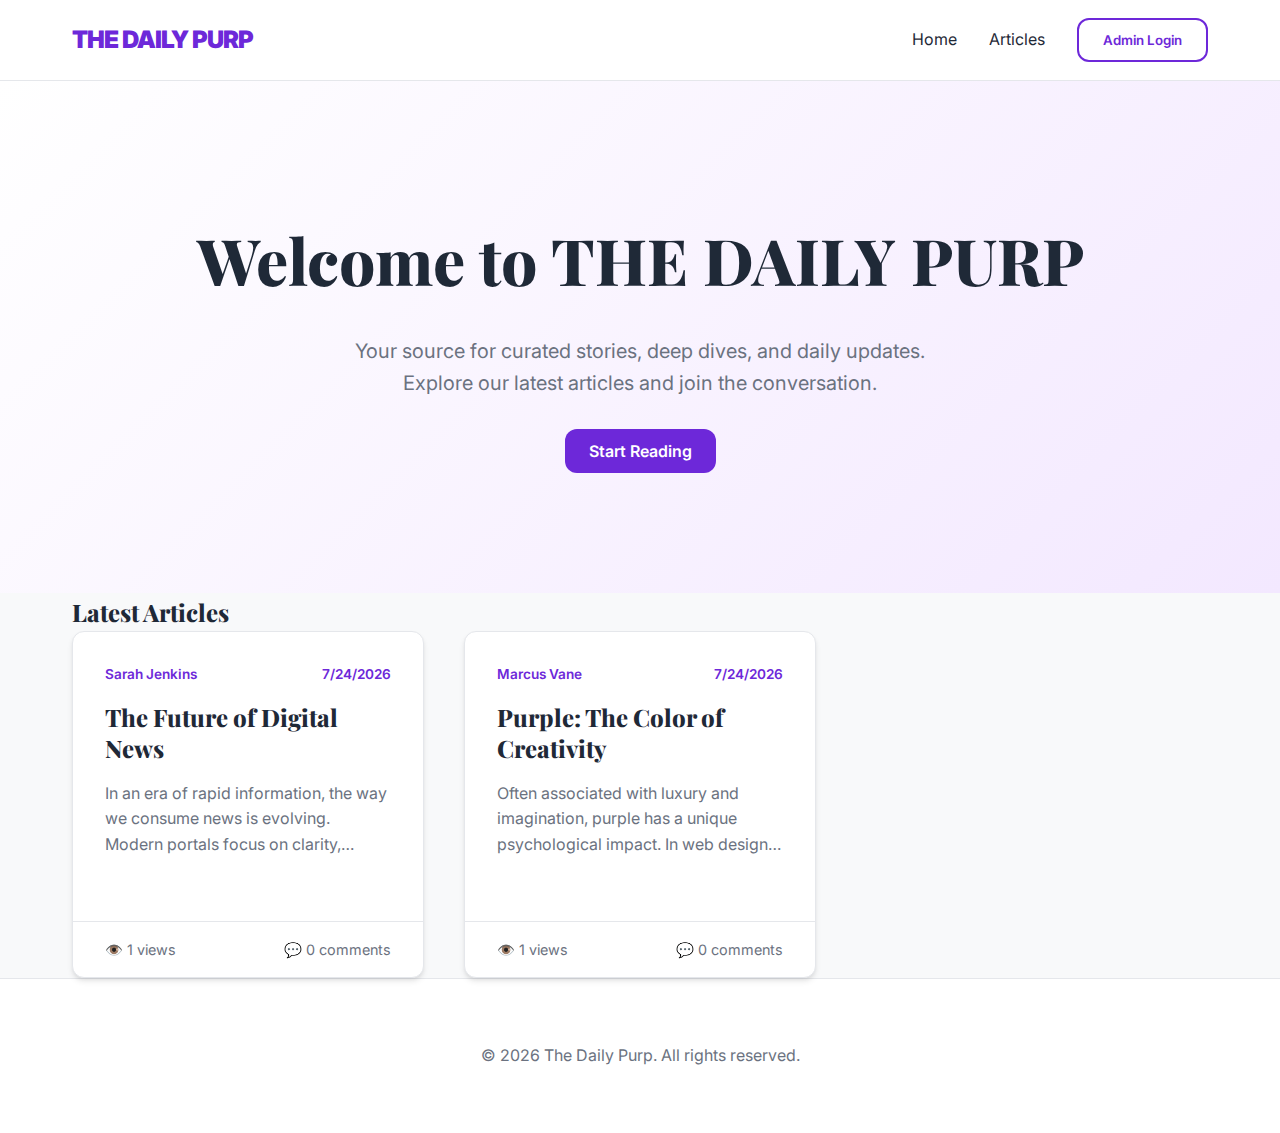
<file: blg.html>
<!DOCTYPE html>
<html lang="en">

<head>
    
    <!-- Google tag (gtag.js) -->
<script async src="https://www.googletagmanager.com/gtag/js?id=G-K0ZT2W9NRL"></script>
<script>
  window.dataLayer = window.dataLayer || [];
  function gtag(){dataLayer.push(arguments);}
  gtag('js', new Date());

  gtag('config', 'G-K0ZT2W9NRL');
</script>
    
    <meta charset="UTF-8">
    <meta name="viewport" content="width=device-width, initial-scale=1.0">
    <title>The Daily Purp | Modern News Portal</title>
    <meta name="description"
        content="A premium news portal featuring the latest articles on culture, technology, and more.">
    <link rel="stylesheet" href="blg.css">
</head>

<body>

    <!-- Header Section -->
    <header>
        <div class="container">
            <nav>
                <a href="#" class="logo">THE DAILY PURP</a>
                <div class="nav-links">
                    <a href="#home">Home</a>
                    <a href="#articles">Articles</a>
                    <button id="adminLoginBtn" class="btn-outline">Admin Login</button>
                </div>
            </nav>
        </div>
    </header>

    <!-- Hero Section -->
    <section id="home" class="hero">
        <div class="container">
            <div class="hero-content">
                <h1>Welcome to THE DAILY PURP</h1>
                <p>Your source for curated stories, deep dives, and daily updates. Explore our latest articles and join
                    the conversation.</p>
                <a href="#articles" class="btn-primary">Start Reading</a>
            </div>
        </div>
    </section>

    <!-- Main Articles Section -->
    <section id="articles">
        <div class="container">
            <h2 class="section-title">Latest Articles</h2>
            <div id="articlesGrid" class="articles-grid">
                <!-- Articles will be injected here by JS -->
                <div class="loader">Loading articles...</div>
            </div>
        </div>
    </section>

    <!-- Article Detail Modal / Section -->
    <div id="articleModal" class="modal">
        <div class="modal-content">
            <span class="close-modal">&times;</span>
            <div id="modalBody">
                <!-- Full article content injected here -->
            </div>

            <!-- Interactions Section -->
            <div class="article-interactions">
                <button id="likeBtn" class="interaction-btn">
                    <span class="icon">🤍</span> <span id="likeCount">0</span>
                </button>
                <div class="view-count">
                    <span>👁️</span> <span id="viewCount">0</span> views
                </div>
            </div>

            <!-- Comments Section -->
            <div class="comments-section">
                <h3>Comments</h3>
                <div id="commentsList"></div>
                <form id="commentForm">
                    <input type="text" id="commentAuthor" placeholder="Your Name" required>
                    <textarea id="commentText" placeholder="Leave a comment..." required></textarea>
                    <button type="submit" class="btn-primary">Post Comment</button>
                </form>
            </div>
        </div>
    </div>

    <!-- Admin Section (Hidden by default) -->
    <div id="adminPanel" class="admin-panel hidden">
        <div class="container">
            <div class="admin-header">
                <h2>Admin Dashboard</h2>
                <button id="logoutBtn" class="btn-outline">Logout</button>
            </div>

            <form id="articleForm">
                <input type="hidden" id="editArticleId">
                <div class="form-group">
                    <label>Title</label>
                    <input type="text" id="articleTitle" required>
                </div>
                <div class="form-group">
                    <label>Author</label>
                    <input type="text" id="articleAuthor" required>
                </div>
                <div class="form-group">
                    <label>Content</label>
                    <textarea id="articleContent" rows="10" required></textarea>
                </div>
                <button type="submit" id="saveBtn" class="btn-primary">Publish Article</button>
                <button type="button" id="cancelEdit" class="btn-outline hidden">Cancel Edit</button>
            </form>
        </div>
    </div>

    <!-- Admin Login Modal -->
    <div id="loginModal" class="modal">
        <div class="modal-content login-box">
            <span class="close-modal" id="closeLogin">&times;</span>
            <h3>Admin Login</h3>
            <p>Access the dashboard to manage content.</p>
            <form id="loginForm">
                <input type="password" id="adminPassword" placeholder="Enter Admin Password" required>
                <button type="submit" class="btn-primary">Login</button>
            </form>
        </div>
    </div>

    <footer>
        <div class="container">
            <p>&copy; 2026 The Daily Purp. All rights reserved.</p>
        </div>
    </footer>

    <script src="blg.js"></script>
</body>


</html>
</file>
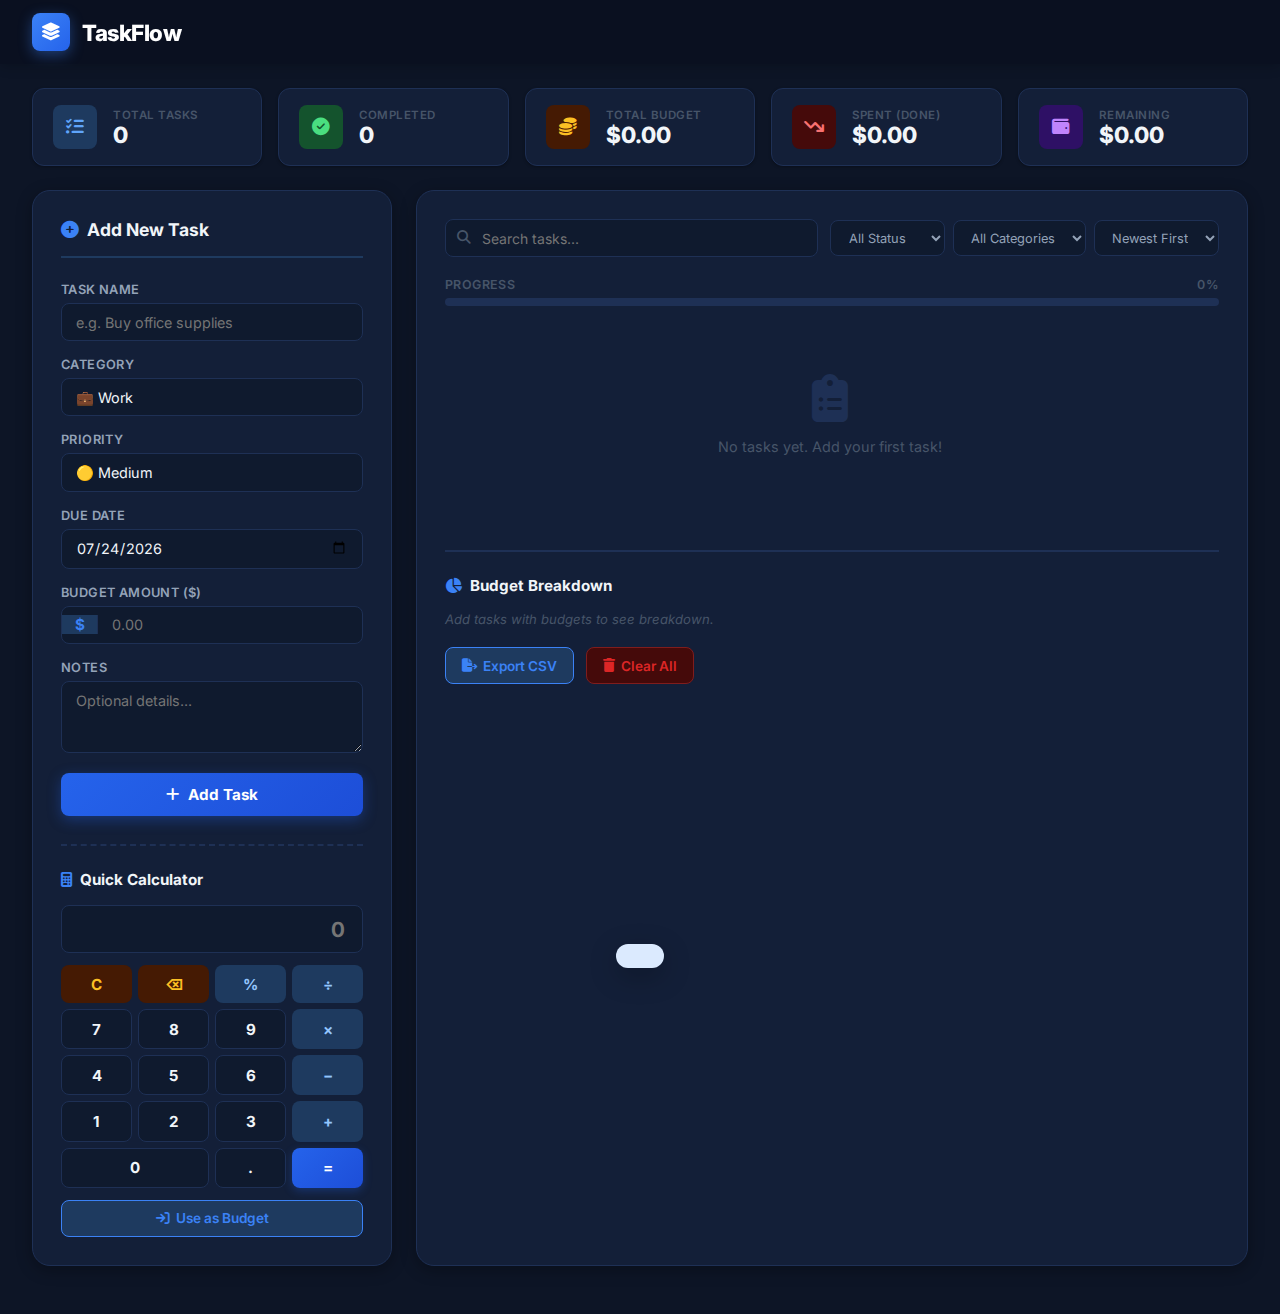
<file: ts.html>
<!DOCTYPE html>
<html lang="en" data-theme="dark">
<head>
  <meta charset="UTF-8" />
  <meta name="viewport" content="width=device-width, initial-scale=1.0" />
  <title>TaskFlow — Smart Task & Budget Manager</title>
  <meta name="description" content="Manage your tasks and track finances in one place with TaskFlow, the premium task and budget manager." />
  <link rel="stylesheet" href="ts.css" />
  <link href="https://fonts.googleapis.com/css2?family=Inter:wght@300;400;500;600;700;800&display=swap" rel="stylesheet" />
  <link rel="stylesheet" href="https://cdnjs.cloudflare.com/ajax/libs/font-awesome/6.5.0/css/all.min.css" />
</head>
<body>

  <!-- HEADER -->
  <header class="header">
    <div class="header-inner">
      <div class="brand">
        <div class="brand-icon"><i class="fa-solid fa-layer-group"></i></div>
        <span class="brand-name">TaskFlow</span>
      </div>
      <nav class="nav-actions" style="display:none">
        <button id="darkToggle" class="btn-icon" title="Toggle dark mode" aria-label="Toggle dark mode">
          <i class="fa-solid fa-moon" id="darkIcon"></i>
        </button>
      </nav>
    </div>
  </header>

  <!-- HERO STATS -->
  <section class="stats-bar">
    <div class="stat-card" id="statTotal">
      <div class="stat-icon blue"><i class="fa-solid fa-list-check"></i></div>
      <div class="stat-info">
        <span class="stat-label">Total Tasks</span>
        <span class="stat-value" id="totalTasks">0</span>
      </div>
    </div>
    <div class="stat-card" id="statDone">
      <div class="stat-icon green"><i class="fa-solid fa-circle-check"></i></div>
      <div class="stat-info">
        <span class="stat-label">Completed</span>
        <span class="stat-value" id="completedTasks">0</span>
      </div>
    </div>
    <div class="stat-card" id="statBudget">
      <div class="stat-icon yellow"><i class="fa-solid fa-coins"></i></div>
      <div class="stat-info">
        <span class="stat-label">Total Budget</span>
        <span class="stat-value" id="totalBudget">$0.00</span>
      </div>
    </div>
    <div class="stat-card" id="statSpent">
      <div class="stat-icon red"><i class="fa-solid fa-arrow-trend-down"></i></div>
      <div class="stat-info">
        <span class="stat-label">Spent (Done)</span>
        <span class="stat-value" id="spentBudget">$0.00</span>
      </div>
    </div>
    <div class="stat-card" id="statBalance">
      <div class="stat-icon purple"><i class="fa-solid fa-wallet"></i></div>
      <div class="stat-info">
        <span class="stat-label">Remaining</span>
        <span class="stat-value" id="remainBudget">$0.00</span>
      </div>
    </div>
  </section>

  <!-- MAIN -->
  <main class="main-container">

    <!-- LEFT: ADD TASK PANEL -->
    <aside class="panel add-panel">
      <h2 class="panel-title"><i class="fa-solid fa-plus-circle"></i> Add New Task</h2>

      <div class="form-group">
        <label for="taskName">Task Name</label>
        <input type="text" id="taskName" placeholder="e.g. Buy office supplies" />
      </div>

      <div class="form-group">
        <label for="taskCategory">Category</label>
        <select id="taskCategory">
          <option value="Work">💼 Work</option>
          <option value="Personal">🏠 Personal</option>
          <option value="Shopping">🛍️ Shopping</option>
          <option value="Finance">💰 Finance</option>
          <option value="Health">❤️ Health</option>
          <option value="Other">📌 Other</option>
        </select>
      </div>

      <div class="form-group">
        <label for="taskPriority">Priority</label>
        <select id="taskPriority">
          <option value="Low">🟢 Low</option>
          <option value="Medium" selected>🟡 Medium</option>
          <option value="High">🔴 High</option>
        </select>
      </div>

      <div class="form-group">
        <label for="taskDue">Due Date</label>
        <input type="date" id="taskDue" />
      </div>

      <div class="form-group">
        <label for="taskBudget">Budget Amount ($)</label>
        <div class="input-prefix">
          <span>$</span>
          <input type="number" id="taskBudget" placeholder="0.00" min="0" step="0.01" />
        </div>
      </div>

      <div class="form-group">
        <label for="taskNotes">Notes</label>
        <textarea id="taskNotes" placeholder="Optional details..." rows="3"></textarea>
      </div>

      <button id="addTaskBtn" class="btn-primary"><i class="fa-solid fa-plus"></i> Add Task</button>

      <!-- CALCULATOR -->
      <div class="calculator-block">
        <h3 class="calc-title"><i class="fa-solid fa-calculator"></i> Quick Calculator</h3>
        <div class="calc-display">
          <input type="text" id="calcDisplay" readonly placeholder="0" />
        </div>
        <div class="calc-grid">
          <button class="calc-btn func" data-val="C">C</button>
          <button class="calc-btn func" data-val="⌫">⌫</button>
          <button class="calc-btn op" data-val="%">%</button>
          <button class="calc-btn op" data-val="/">÷</button>

          <button class="calc-btn num" data-val="7">7</button>
          <button class="calc-btn num" data-val="8">8</button>
          <button class="calc-btn num" data-val="9">9</button>
          <button class="calc-btn op" data-val="*">×</button>

          <button class="calc-btn num" data-val="4">4</button>
          <button class="calc-btn num" data-val="5">5</button>
          <button class="calc-btn num" data-val="6">6</button>
          <button class="calc-btn op" data-val="-">−</button>

          <button class="calc-btn num" data-val="1">1</button>
          <button class="calc-btn num" data-val="2">2</button>
          <button class="calc-btn num" data-val="3">3</button>
          <button class="calc-btn op" data-val="+">+</button>

          <button class="calc-btn num span2" data-val="0">0</button>
          <button class="calc-btn num" data-val=".">.</button>
          <button class="calc-btn eq" data-val="=">=</button>
        </div>
        <button class="btn-secondary use-calc" id="useCalcBtn"><i class="fa-solid fa-arrow-right-to-bracket"></i> Use as Budget</button>
      </div>
    </aside>

    <!-- RIGHT: TASKS LIST PANEL -->
    <section class="panel tasks-panel">
      <!-- Filter & Search -->
      <div class="tasks-toolbar">
        <div class="search-wrap">
          <i class="fa-solid fa-magnifying-glass"></i>
          <input type="text" id="searchInput" placeholder="Search tasks..." />
        </div>
        <div class="filter-wrap">
          <select id="filterStatus">
            <option value="all">All Status</option>
            <option value="pending">Pending</option>
            <option value="done">Completed</option>
          </select>
          <select id="filterCategory">
            <option value="all">All Categories</option>
            <option value="Work">Work</option>
            <option value="Personal">Personal</option>
            <option value="Shopping">Shopping</option>
            <option value="Finance">Finance</option>
            <option value="Health">Health</option>
            <option value="Other">Other</option>
          </select>
          <select id="sortTasks">
            <option value="newest">Newest First</option>
            <option value="oldest">Oldest First</option>
            <option value="priority">Priority</option>
            <option value="budget">Budget ↑</option>
          </select>
        </div>
      </div>

      <!-- Progress Bar -->
      <div class="progress-wrap">
        <div class="progress-labels">
          <span>Progress</span>
          <span id="progressPct">0%</span>
        </div>
        <div class="progress-bar-bg">
          <div class="progress-bar-fill" id="progressBar"></div>
        </div>
      </div>

      <!-- Task List -->
      <div id="taskList" class="task-list">
        <div class="empty-state" id="emptyState">
          <i class="fa-solid fa-clipboard-list"></i>
          <p>No tasks yet. Add your first task!</p>
        </div>
      </div>

      <!-- Budget Summary -->
      <div class="budget-summary-panel">
        <h3><i class="fa-solid fa-chart-pie"></i> Budget Breakdown</h3>
        <div class="budget-bars" id="budgetBreakdown">
          <p class="budget-hint">Add tasks with budgets to see breakdown.</p>
        </div>
        <div class="budget-actions">
          <button class="btn-secondary" id="exportBtn"><i class="fa-solid fa-file-export"></i> Export CSV</button>
          <button class="btn-danger" id="clearAllBtn"><i class="fa-solid fa-trash"></i> Clear All</button>
        </div>
      </div>
    </section>

  </main>

  <!-- EDIT MODAL -->
  <div class="modal-overlay" id="modalOverlay">
    <div class="modal">
      <div class="modal-header">
        <h3><i class="fa-solid fa-pen-to-square"></i> Edit Task</h3>
        <button class="btn-icon" id="closeModal"><i class="fa-solid fa-xmark"></i></button>
      </div>
      <div class="modal-body">
        <input type="hidden" id="editId" />
        <div class="form-group">
          <label for="editName">Task Name</label>
          <input type="text" id="editName" />
        </div>
        <div class="form-row">
          <div class="form-group">
            <label for="editCategory">Category</label>
            <select id="editCategory">
              <option value="Work">💼 Work</option>
              <option value="Personal">🏠 Personal</option>
              <option value="Shopping">🛍️ Shopping</option>
              <option value="Finance">💰 Finance</option>
              <option value="Health">❤️ Health</option>
              <option value="Other">📌 Other</option>
            </select>
          </div>
          <div class="form-group">
            <label for="editPriority">Priority</label>
            <select id="editPriority">
              <option value="Low">🟢 Low</option>
              <option value="Medium">🟡 Medium</option>
              <option value="High">🔴 High</option>
            </select>
          </div>
        </div>
        <div class="form-row">
          <div class="form-group">
            <label for="editDue">Due Date</label>
            <input type="date" id="editDue" />
          </div>
          <div class="form-group">
            <label for="editBudget">Budget ($)</label>
            <input type="number" id="editBudget" min="0" step="0.01" />
          </div>
        </div>
        <div class="form-group">
          <label for="editNotes">Notes</label>
          <textarea id="editNotes" rows="3"></textarea>
        </div>
      </div>
      <div class="modal-footer">
        <button class="btn-secondary" id="cancelModal">Cancel</button>
        <button class="btn-primary" id="saveEditBtn"><i class="fa-solid fa-floppy-disk"></i> Save Changes</button>
      </div>
    </div>
  </div>

  <!-- TOAST -->
  <div class="toast" id="toast"></div>

  <script src="ts.js"></script>
</body>
</html>
</file>
<file: blg.css>
@import url('https://fonts.googleapis.com/css2?family=Inter:wght@300;400;500;600;700&family=Playfair+Display:wght@700;800;900&display=swap');

:root {
    /* Color Palette */
    --clr-snow: #F8F9FA;
    --clr-white: #FFFFFF;
    --clr-purple-light: #F3E8FF;
    --clr-purple: #6D28D9;
    --clr-purple-dark: #4C1D95;
    --clr-text-main: #1F2937;
    --clr-text-muted: #6B7280;
    --clr-border: #E5E7EB;

    /* Spacing & Borders */
    --radius: 12px;
    --shadow: 0 4px 6px -1px rgba(0, 0, 0, 0.1), 0 2px 4px -1px rgba(0, 0, 0, 0.06);
    --shadow-lg: 0 10px 15px -3px rgba(0, 0, 0, 0.1), 0 4px 6px -2px rgba(0, 0, 0, 0.05);

    /* Layout */
    --max-width: 1200px;
}

* {
    margin: 0;
    padding: 0;
    box-sizing: border-box;
}

body {
    font-family: 'Inter', sans-serif;
    background-color: var(--clr-snow);
    color: var(--clr-text-main);
    line-height: 1.6;
    overflow-x: hidden;
}

h1,
h2,
h3,
h4 {
    font-family: 'Playfair Display', serif;
    font-weight: 800;
}

a {
    text-decoration: none;
    color: inherit;
    transition: all 0.3s ease;
}

button {
    cursor: pointer;
    border: none;
    outline: none;
    font-family: inherit;
    transition: all 0.3s ease;
}

ul {
    list-style: none;
}

/* Base Layout Utility */
.container {
    max-width: var(--max-width);
    margin: 0 auto;
    padding: 0 2rem;
}

.btn-primary {
    background-color: var(--clr-purple);
    color: var(--clr-white);
    padding: 0.75rem 1.5rem;
    border-radius: var(--radius);
    font-weight: 600;
}

.btn-primary:hover {
    background-color: var(--clr-purple-dark);
    transform: translateY(-2px);
    box-shadow: var(--shadow);
}

.btn-outline {
    background: transparent;
    border: 2px solid var(--clr-purple);
    color: var(--clr-purple);
    padding: 0.75rem 1.5rem;
    border-radius: var(--radius);
    font-weight: 600;
}

.btn-outline:hover {
    background-color: var(--clr-purple-light);
}

/* Header & Nav */
header {
    background-color: var(--clr-white);
    border-bottom: 1px solid var(--clr-border);
    position: sticky;
    top: 0;
    z-index: 100;
}

nav {
    display: flex;
    justify-content: space-between;
    align-items: center;
    height: 80px;
}

.logo {
    font-size: 1.5rem;
    font-weight: 900;
    color: var(--clr-purple);
    letter-spacing: -1px;
}

.nav-links {
    display: flex;
    gap: 2rem;
    align-items: center;
}

/* Hero Section */
.hero {
    background: linear-gradient(135deg, var(--clr-white) 0%, var(--clr-purple-light) 100%);
    text-align: center;
    padding: 8rem 0;
}

.hero-content h1 {
    font-size: 4rem;
    margin-bottom: 1.5rem;
    color: var(--clr-text-main);
}

.hero-content p {
    font-size: 1.25rem;
    color: var(--clr-text-muted);
    max-width: 600px;
    margin: 0 auto 2.5rem;
}

/* Articles Grid */
.articles-grid {
    display: grid;
    grid-template-columns: repeat(auto-fill, minmax(350px, 1fr));
    gap: 2.5rem;
}

.article-card {
    background: var(--clr-white);
    border-radius: var(--radius);
    overflow: hidden;
    box-shadow: var(--shadow);
    transition: all 0.3s ease;
    border: 1px solid var(--clr-border);
    cursor: pointer;
    display: flex;
    flex-direction: column;
}

.article-card:hover {
    transform: translateY(-8px);
    box-shadow: var(--shadow-lg);
    border-color: var(--clr-purple);
}

.article-card-content {
    padding: 2rem;
    flex-grow: 1;
}

.article-meta {
    font-size: 0.85rem;
    color: var(--clr-purple);
    font-weight: 600;
    margin-bottom: 1rem;
    display: flex;
    justify-content: space-between;
}

.article-card h3 {
    font-size: 1.5rem;
    margin-bottom: 1rem;
    line-height: 1.3;
}

.article-excerpt {
    color: var(--clr-text-muted);
    font-size: 1rem;
    margin-bottom: 2rem;
    display: -webkit-box;
    -webkit-line-clamp: 3;
    -webkit-box-orient: vertical;
    overflow: hidden;
}

.article-card-footer {
    padding: 1rem 2rem;
    border-top: 1px solid var(--clr-border);
    display: flex;
    justify-content: space-between;
    align-items: center;
    font-size: 0.9rem;
    color: var(--clr-text-muted);
}

/* Modals */
.modal {
    display: none;
    position: fixed;
    top: 0;
    left: 0;
    width: 100%;
    height: 100%;
    background: rgba(0, 0, 0, 0.5);
    backdrop-filter: blur(4px);
    z-index: 1000;
    overflow-y: auto;
}

.modal-content {
    background: var(--clr-white);
    margin: 2rem auto;
    padding: 4rem 3rem;
    width: 90%;
    max-width: 800px;
    border-radius: var(--radius);
    position: relative;
    box-shadow: var(--shadow-lg);
}

.close-modal {
    position: absolute;
    top: 1.5rem;
    right: 2rem;
    font-size: 2rem;
    cursor: pointer;
    color: var(--clr-text-muted);
}

.close-modal:hover {
    color: var(--clr-purple);
}

/* Full Article View */
#modalBody h1 {
    font-size: 3rem;
    margin-bottom: 1.5rem;
}

#modalBody .article-meta {
    margin-bottom: 3rem;
    font-size: 1rem;
    display: flex;
    gap: 1.5rem;
    color: var(--clr-purple);
    font-weight: 600;
}

#modalBody .article-text {
    font-size: 1.15rem;
    line-height: 1.8;
    color: var(--clr-text-main);
    margin-bottom: 4rem;
}

/* Interactions */
.article-interactions {
    display: flex;
    gap: 2rem;
    align-items: center;
    padding: 2rem 0;
    border-top: 1px solid var(--clr-border);
    border-bottom: 1px solid var(--clr-border);
    margin-bottom: 3rem;
}

.interaction-btn {
    display: flex;
    align-items: center;
    gap: 0.5rem;
    background: var(--clr-purple-light);
    color: var(--clr-purple);
    padding: 0.6rem 1.2rem;
    border-radius: 50px;
    font-weight: 600;
}

.interaction-btn.liked {
    background: var(--clr-purple);
    color: var(--clr-white);
}

.view-count {
    display: flex;
    align-items: center;
    gap: 0.5rem;
    color: var(--clr-text-muted);
    font-weight: 500;
}

/* Comments */
.comments-section h3 {
    font-size: 1.75rem;
    margin-bottom: 2rem;
}

#commentsList {
    margin-bottom: 3rem;
}

.comment {
    background: var(--clr-snow);
    padding: 1.5rem;
    border-radius: var(--radius);
    margin-bottom: 1.5rem;
    border: 1px solid var(--clr-border);
}

.comment-header {
    display: flex;
    justify-content: space-between;
    margin-bottom: 0.75rem;
}

.comment-author {
    font-weight: 700;
    font-size: 1rem;
    color: var(--clr-purple);
}

.comment-date {
    font-size: 0.8rem;
    color: var(--clr-text-muted);
}

#commentForm {
    display: flex;
    flex-direction: column;
    gap: 1.5rem;
}

input,
textarea {
    width: 100%;
    padding: 1rem;
    border: 1px solid var(--clr-border);
    border-radius: var(--radius);
    font-family: inherit;
    font-size: 1rem;
    outline: none;
    transition: all 0.3s;
}

input:focus,
textarea:focus {
    border-color: var(--clr-purple);
    box-shadow: 0 0 0 4px var(--clr-purple-light);
}

/* Admin Dashboard */
.hidden {
    display: none !important;
}

.admin-panel {
    background: var(--clr-white);
    padding: 4rem 0;
    border-top: 1px solid var(--clr-border);
}

.admin-header {
    display: flex;
    justify-content: space-between;
    align-items: center;
    margin-bottom: 3rem;
}

.form-group {
    margin-bottom: 2rem;
}

.form-group label {
    display: block;
    font-weight: 600;
    margin-bottom: 0.75rem;
}

.admin-actions {
    display: flex;
    gap: 1rem;
    margin-top: 1rem;
}

/* Login Box */
.login-box {
    max-width: 400px;
    padding: 4rem;
    text-align: center;
}

.login-box h3 {
    margin-bottom: 1rem;
    font-size: 1.75rem;
}

.login-box p {
    color: var(--clr-text-muted);
    margin-bottom: 2.5rem;
}

/* Footer */
footer {
    background: var(--clr-white);
    border-top: 1px solid var(--clr-border);
    padding: 4rem 0;
    text-align: center;
    color: var(--clr-text-muted);
}

@media (max-width: 768px) {
    .container {
        padding: 0 1.5rem;
    }

    .hero-content h1 {
        font-size: 2.75rem;
    }

    .section-title {
        font-size: 2.25rem;
    }

    .modal-content {
        padding: 3rem 1.5rem;
        width: 95%;
    }

    #modalBody h1 {
        font-size: 2rem;
    }
}
</file>
<file: ts.css>
/* ============================
   VARIABLES — DARK THEME (permanent)
   ============================ */
:root {
  --bg-body:        #0d1526;
  --bg-surface:     #131f38;
  --bg-surface2:    #0f1a2e;
  --bg-header:      #0a1020;
  --accent:         #3b82f6;
  --accent-hover:   #60a5fa;
  --accent-light:   #1e3a5f;
  --accent-dark:    #93c5fd;
  --text-primary:   #f1f5f9;
  --text-secondary: #94a3b8;
  --text-muted:     #475569;
  --border:         #1e3055;
  --border-focus:   #3b82f6;
  --shadow-sm:      0 1px 3px rgba(0,0,0,0.3);
  --shadow-md:      0 4px 16px rgba(0,0,0,0.3);
  --shadow-lg:      0 8px 32px rgba(0,0,0,0.4);
  --radius-sm:      8px;
  --radius-md:      12px;
  --radius-lg:      18px;
  --radius-pill:    999px;
  --green:          #22c55e;
  --red:            #ef4444;
  --yellow:         #f59e0b;
  --purple:         #8b5cf6;
  --trans:          all 0.25s cubic-bezier(.4,0,.2,1);
  --font:           'Inter', sans-serif;
}

/* ============================
   RESET & BASE
   ============================ */
*,
*::before,
*::after {
  box-sizing: border-box;
  margin: 0;
  padding: 0;
}

html {
  scroll-behavior: smooth;
}

body {
  font-family: var(--font);
  background: var(--bg-body);
  color: var(--text-primary);
  min-height: 100vh;
  transition:
    background 0.3s,
    color 0.3s;
}

/* ============================
   HEADER
   ============================ */
.header {
  background: var(--bg-header);
  padding: 0 2rem;
  height: 64px;
  display: flex;
  align-items: center;
  box-shadow: 0 2px 12px rgba(0, 0, 0, 0.2);
  position: sticky;
  top: 0;
  z-index: 100;
}

.header-inner {
  width: 100%;
  max-width: 1440px;
  margin: 0 auto;
  display: flex;
  align-items: center;
  justify-content: space-between;
}

.brand {
  display: flex;
  align-items: center;
  gap: 12px;
}

.brand-icon {
  width: 38px;
  height: 38px;
  background: linear-gradient(135deg, #3b82f6, #2563eb);
  border-radius: var(--radius-sm);
  display: grid;
  place-items: center;
  color: #fff;
  font-size: 1.1rem;
  box-shadow: 0 4px 14px rgba(59, 130, 246, 0.4);
}

.brand-name {
  font-size: 1.4rem;
  font-weight: 800;
  color: #fff;
  letter-spacing: -0.5px;
}

.btn-icon {
  background: rgba(255, 255, 255, 0.12);
  border: none;
  border-radius: var(--radius-sm);
  cursor: pointer;
  width: 40px;
  height: 40px;
  display: grid;
  place-items: center;
  font-size: 1rem;
  color: #fff;
  transition: var(--trans);
}

.btn-icon:hover {
  background: rgba(255, 255, 255, 0.22);
  transform: scale(1.08);
}

/* ============================
   STATS BAR
   ============================ */
.stats-bar {
  display: flex;
  gap: 1rem;
  padding: 1.5rem 2rem;
  max-width: 1440px;
  margin: 0 auto;
  flex-wrap: wrap;
}

.stat-card {
  flex: 1;
  min-width: 150px;
  background: var(--bg-surface);
  border-radius: var(--radius-md);
  padding: 1rem 1.25rem;
  display: flex;
  align-items: center;
  gap: 1rem;
  box-shadow: var(--shadow-sm);
  border: 1px solid var(--border);
  transition: var(--trans);
}

.stat-card:hover {
  box-shadow: var(--shadow-md);
  transform: translateY(-2px);
}

.stat-icon {
  width: 44px;
  height: 44px;
  border-radius: var(--radius-sm);
  display: grid;
  place-items: center;
  font-size: 1.1rem;
  flex-shrink: 0;
}

.stat-icon.blue {
  background: #1e3a5f;
  color: #60a5fa;
}
.stat-icon.green {
  background: #14532d;
  color: #4ade80;
}
.stat-icon.yellow {
  background: #451a03;
  color: #fbbf24;
}
.stat-icon.red {
  background: #450a0a;
  color: #f87171;
}
.stat-icon.purple {
  background: #2e1065;
  color: #c084fc;
}

.stat-label {
  display: block;
  font-size: 0.72rem;
  color: var(--text-muted);
  text-transform: uppercase;
  letter-spacing: 0.5px;
  font-weight: 600;
}

.stat-value {
  display: block;
  font-size: 1.4rem;
  font-weight: 800;
  color: var(--text-primary);
  line-height: 1;
  margin-top: 2px;
}

/* ============================
   MAIN LAYOUT
   ============================ */
.main-container {
  max-width: 1440px;
  margin: 0 auto;
  padding: 0 2rem 3rem;
  display: grid;
  grid-template-columns: 360px 1fr;
  gap: 1.5rem;
}

/* ============================
   PANELS
   ============================ */
.panel {
  background: var(--bg-surface);
  border-radius: var(--radius-lg);
  padding: 1.75rem;
  box-shadow: var(--shadow-md);
  border: 1px solid var(--border);
}

.panel-title {
  font-size: 1.1rem;
  font-weight: 700;
  color: var(--text-primary);
  margin-bottom: 1.5rem;
  display: flex;
  align-items: center;
  gap: 8px;
  padding-bottom: 1rem;
  border-bottom: 2px solid var(--accent-light);
}

.panel-title i {
  color: var(--accent);
}

/* ============================
   FORM ELEMENTS
   ============================ */
.form-group {
  margin-bottom: 1rem;
}

.form-group label {
  display: block;
  font-size: 0.8rem;
  font-weight: 600;
  color: var(--text-secondary);
  margin-bottom: 6px;
  text-transform: uppercase;
  letter-spacing: 0.4px;
}

.form-group input,
.form-group select,
.form-group textarea {
  width: 100%;
  background: var(--bg-surface2);
  border: 1.5px solid var(--border);
  border-radius: var(--radius-sm);
  padding: 0.6rem 0.85rem;
  font-size: 0.9rem;
  font-family: var(--font);
  color: var(--text-primary);
  transition: var(--trans);
  outline: none;
  appearance: none;
}

.form-group input:focus,
.form-group select:focus,
.form-group textarea:focus {
  border-color: var(--border-focus);
  box-shadow: 0 0 0 3px rgba(37, 99, 235, 0.15);
  background: var(--bg-surface);
}

.form-group textarea {
  resize: vertical;
}

.input-prefix {
  display: flex;
  align-items: center;
  background: var(--bg-surface2);
  border: 1.5px solid var(--border);
  border-radius: var(--radius-sm);
  overflow: hidden;
  transition: var(--trans);
}

.input-prefix:focus-within {
  border-color: var(--border-focus);
  box-shadow: 0 0 0 3px rgba(37, 99, 235, 0.15);
}

.input-prefix span {
  padding: 0 0.75rem;
  font-weight: 700;
  color: var(--accent);
  border-right: 1.5px solid var(--border);
  background: var(--accent-light);
  font-size: 0.95rem;
  display: grid;
  place-items: center;
  height: 100%;
  min-width: 36px;
}

.input-prefix input {
  border: none;
  border-radius: 0;
  background: transparent;
  box-shadow: none !important;
  flex: 1;
}

.form-row {
  display: grid;
  grid-template-columns: 1fr 1fr;
  gap: 0.75rem;
}

/* ============================
   BUTTONS
   ============================ */
.btn-primary {
  width: 100%;
  background: linear-gradient(135deg, #2563eb, #1d4ed8);
  color: #fff;
  border: none;
  border-radius: var(--radius-sm);
  padding: 0.75rem 1.25rem;
  font-size: 0.95rem;
  font-weight: 700;
  font-family: var(--font);
  cursor: pointer;
  display: flex;
  align-items: center;
  justify-content: center;
  gap: 8px;
  transition: var(--trans);
  box-shadow: 0 4px 14px rgba(37, 99, 235, 0.35);
}

.btn-primary:hover {
  background: linear-gradient(135deg, #1d4ed8, #1e40af);
  transform: translateY(-1px);
  box-shadow: 0 6px 20px rgba(37, 99, 235, 0.45);
}

.btn-primary:active {
  transform: translateY(0);
}

.btn-secondary {
  background: var(--accent-light);
  color: var(--accent);
  border: 1.5px solid var(--accent);
  border-radius: var(--radius-sm);
  padding: 0.6rem 1rem;
  font-size: 0.85rem;
  font-weight: 600;
  font-family: var(--font);
  cursor: pointer;
  display: flex;
  align-items: center;
  justify-content: center;
  gap: 6px;
  transition: var(--trans);
}

.btn-secondary:hover {
  background: var(--accent);
  color: #fff;
}

.btn-danger {
  background: #450a0a;
  color: #dc2626;
  border: 1.5px solid #7f1d1d;
  border-radius: var(--radius-sm);
  padding: 0.6rem 1rem;
  font-size: 0.85rem;
  font-weight: 600;
  font-family: var(--font);
  cursor: pointer;
  display: flex;
  align-items: center;
  justify-content: center;
  gap: 6px;
  transition: var(--trans);
}

.btn-danger:hover {
  background: #dc2626;
  color: #fff;
}

/* ============================
   CALCULATOR
   ============================ */
.calculator-block {
  margin-top: 1.75rem;
  padding-top: 1.5rem;
  border-top: 2px dashed var(--border);
}

.calc-title {
  font-size: 0.95rem;
  font-weight: 700;
  color: var(--text-primary);
  margin-bottom: 1rem;
  display: flex;
  align-items: center;
  gap: 8px;
}

.calc-title i {
  color: var(--accent);
}

.calc-display input {
  width: 100%;
  background: var(--bg-surface2);
  border: 1.5px solid var(--border);
  border-radius: var(--radius-sm);
  padding: 0.65rem 1rem;
  text-align: right;
  font-size: 1.3rem;
  font-weight: 700;
  color: var(--accent);
  font-family: var(--font);
  margin-bottom: 0.75rem;
  letter-spacing: 1px;
  outline: none;
}

.calc-grid {
  display: grid;
  grid-template-columns: repeat(4, 1fr);
  gap: 6px;
  margin-bottom: 0.75rem;
}

.calc-btn {
  border: none;
  border-radius: var(--radius-sm);
  padding: 0.6rem;
  font-size: 0.95rem;
  font-weight: 700;
  font-family: var(--font);
  cursor: pointer;
  transition: var(--trans);
  user-select: none;
}

.calc-btn:active {
  transform: scale(0.92);
}

.calc-btn.num {
  background: var(--bg-surface2);
  color: var(--text-primary);
  border: 1px solid var(--border);
}

.calc-btn.num:hover {
  background: var(--accent-light);
  color: var(--accent);
}

.calc-btn.op {
  background: #1e3a5f;
  color: #93c5fd;
}

.calc-btn.op:hover {
  background: #1e40af;
}

.calc-btn.func {
  background: #451a03;
  color: #fbbf24;
}

.calc-btn.func:hover {
  background: #78350f;
}

.calc-btn.eq {
  background: linear-gradient(135deg, #2563eb, #1d4ed8);
  color: #fff;
  box-shadow: 0 3px 10px rgba(37, 99, 235, 0.3);
}

.calc-btn.eq:hover {
  background: linear-gradient(135deg, #1d4ed8, #1e40af);
}

.calc-btn.span2 {
  grid-column: span 2;
}

.use-calc {
  width: 100%;
  margin-top: 0.5rem;
}

/* ============================
   TASKS TOOLBAR
   ============================ */
.tasks-toolbar {
  display: flex;
  flex-wrap: wrap;
  gap: 0.75rem;
  margin-bottom: 1.25rem;
  align-items: center;
}

.search-wrap {
  flex: 1;
  min-width: 180px;
  position: relative;
}

.search-wrap i {
  position: absolute;
  left: 12px;
  top: 50%;
  transform: translateY(-50%);
  color: var(--text-muted);
  font-size: 0.85rem;
}

.search-wrap input {
  width: 100%;
  background: var(--bg-surface2);
  border: 1.5px solid var(--border);
  border-radius: var(--radius-sm);
  padding: 0.6rem 0.85rem 0.6rem 2.25rem;
  font-size: 0.875rem;
  color: var(--text-primary);
  font-family: var(--font);
  outline: none;
  transition: var(--trans);
}

.search-wrap input:focus {
  border-color: var(--border-focus);
  box-shadow: 0 0 0 3px rgba(37, 99, 235, 0.12);
}

.filter-wrap {
  display: flex;
  gap: 0.5rem;
  flex-wrap: wrap;
}

.filter-wrap select {
  background: var(--bg-surface2);
  border: 1.5px solid var(--border);
  border-radius: var(--radius-sm);
  padding: 0.55rem 0.85rem;
  font-size: 0.8rem;
  color: var(--text-secondary);
  font-family: var(--font);
  outline: none;
  cursor: pointer;
  transition: var(--trans);
}

.filter-wrap select:focus {
  border-color: var(--border-focus);
}

/* ============================
   PROGRESS BAR
   ============================ */
.progress-wrap {
  margin-bottom: 1.25rem;
}

.progress-labels {
  display: flex;
  justify-content: space-between;
  font-size: 0.78rem;
  color: var(--text-muted);
  font-weight: 600;
  margin-bottom: 6px;
  text-transform: uppercase;
  letter-spacing: 0.4px;
}

.progress-bar-bg {
  height: 8px;
  background: var(--border);
  border-radius: var(--radius-pill);
  overflow: hidden;
}

.progress-bar-fill {
  height: 100%;
  background: linear-gradient(90deg, #2563eb, #38bdf8);
  border-radius: var(--radius-pill);
  width: 0%;
  transition: width 0.5s ease;
  position: relative;
}

.progress-bar-fill::after {
  content: "";
  position: absolute;
  top: 0;
  left: 0;
  right: 0;
  bottom: 0;
  background: linear-gradient(
    90deg,
    transparent 0%,
    rgba(255, 255, 255, 0.3) 50%,
    transparent 100%
  );
  animation: shine 1.8s infinite;
}

@keyframes shine {
  0% {
    transform: translateX(-100%);
  }
  100% {
    transform: translateX(200%);
  }
}

/* ============================
   TASK LIST
   ============================ */
.task-list {
  display: flex;
  flex-direction: column;
  gap: 0.75rem;
  min-height: 200px;
  max-height: 480px;
  overflow-y: auto;
  padding-right: 4px;
}

.task-list::-webkit-scrollbar {
  width: 5px;
}
.task-list::-webkit-scrollbar-track {
  background: transparent;
}
.task-list::-webkit-scrollbar-thumb {
  background: var(--border);
  border-radius: 99px;
}

/* Empty State */
.empty-state {
  display: flex;
  flex-direction: column;
  align-items: center;
  justify-content: center;
  gap: 1rem;
  padding: 3rem;
  color: var(--text-muted);
  text-align: center;
}

.empty-state i {
  font-size: 3rem;
  color: var(--border);
}
.empty-state p {
  font-size: 0.9rem;
}

/* TASK CARD */
.task-card {
  background: var(--bg-surface2);
  border: 1.5px solid var(--border);
  border-radius: var(--radius-md);
  padding: 1rem 1.25rem;
  display: flex;
  align-items: flex-start;
  gap: 0.75rem;
  transition: var(--trans);
  position: relative;
  overflow: hidden;
  animation: slideIn 0.3s ease;
}

@keyframes slideIn {
  from {
    opacity: 0;
    transform: translateY(-10px);
  }
  to {
    opacity: 1;
    transform: translateY(0);
  }
}

.task-card:hover {
  border-color: var(--accent);
  box-shadow: var(--shadow-md);
}

.task-card.done {
  opacity: 0.7;
  border-left: 4px solid var(--green);
}

.task-card.done .task-name {
  text-decoration: line-through;
  color: var(--text-muted);
}

.task-priority-bar {
  position: absolute;
  left: 0;
  top: 0;
  bottom: 0;
  width: 4px;
  border-radius: 4px 0 0 4px;
}

.task-priority-bar.High {
  background: var(--red);
}
.task-priority-bar.Medium {
  background: var(--yellow);
}
.task-priority-bar.Low {
  background: var(--green);
}

.task-check-wrap {
  padding-top: 2px;
  flex-shrink: 0;
}

.task-check {
  width: 20px;
  height: 20px;
  border-radius: 50%;
  border: 2px solid var(--border);
  background: transparent;
  cursor: pointer;
  display: grid;
  place-items: center;
  transition: var(--trans);
  font-size: 0.7rem;
  color: transparent;
  outline: none;
  flex-shrink: 0;
}

.task-check:hover {
  border-color: var(--green);
  color: var(--green);
}
.task-card.done .task-check {
  border-color: var(--green);
  background: var(--green);
  color: #fff;
}

.task-body {
  flex: 1;
  min-width: 0;
}

.task-name {
  font-size: 0.95rem;
  font-weight: 600;
  color: var(--text-primary);
  margin-bottom: 4px;
  word-break: break-word;
}

.task-meta {
  display: flex;
  flex-wrap: wrap;
  gap: 6px;
  margin-bottom: 6px;
}

.tag {
  display: inline-flex;
  align-items: center;
  gap: 4px;
  padding: 2px 8px;
  border-radius: var(--radius-pill);
  font-size: 0.72rem;
  font-weight: 600;
}

.tag.cat {
  background: #1e3a5f;
  color: #93c5fd;
}
.tag.pri {
  padding: 2px 7px;
}
.tag.pri.High {
  background: #450a0a;
  color: #fca5a5;
}
.tag.pri.Medium {
  background: #451a03;
  color: #fbbf24;
}
.tag.pri.Low {
  background: #14532d;
  color: #4ade80;
}
.tag.due {
  background: var(--bg-surface);
  color: var(--text-muted);
  border: 1px solid var(--border);
}
.tag.due.overdue {
  background: #450a0a;
  color: #dc2626;
  border-color: #7f1d1d;
}

.task-notes {
  font-size: 0.8rem;
  color: var(--text-muted);
  margin-top: 4px;
  font-style: italic;
  word-break: break-word;
}

.task-budget-badge {
  font-size: 0.88rem;
  font-weight: 700;
  color: var(--accent);
  background: var(--accent-light);
  padding: 3px 10px;
  border-radius: var(--radius-pill);
  margin-top: 6px;
  display: inline-block;
}

.task-actions {
  display: flex;
  gap: 6px;
  flex-shrink: 0;
  align-items: flex-start;
}

.task-btn {
  width: 30px;
  height: 30px;
  border: none;
  border-radius: var(--radius-sm);
  cursor: pointer;
  display: grid;
  place-items: center;
  font-size: 0.8rem;
  transition: var(--trans);
}

.task-btn.edit {
  background: #1e3a5f;
  color: var(--accent);
}
.task-btn.edit:hover {
  background: var(--accent);
  color: #fff;
}

.task-btn.delete {
  background: #450a0a;
  color: #dc2626;
}
.task-btn.delete:hover {
  background: #dc2626;
  color: #fff;
}

/* ============================
   BUDGET SUMMARY PANEL
   ============================ */
.budget-summary-panel {
  margin-top: 1.5rem;
  padding-top: 1.5rem;
  border-top: 2px solid var(--border);
}

.budget-summary-panel h3 {
  font-size: 0.95rem;
  font-weight: 700;
  color: var(--text-primary);
  margin-bottom: 1rem;
  display: flex;
  align-items: center;
  gap: 8px;
}

.budget-summary-panel h3 i {
  color: var(--accent);
}

.budget-hint {
  font-size: 0.82rem;
  color: var(--text-muted);
  font-style: italic;
}

.budget-cat-row {
  display: flex;
  align-items: center;
  gap: 0.75rem;
  margin-bottom: 0.6rem;
}

.budget-cat-label {
  font-size: 0.8rem;
  color: var(--text-secondary);
  width: 90px;
  flex-shrink: 0;
  font-weight: 500;
  white-space: nowrap;
  overflow: hidden;
  text-overflow: ellipsis;
}

.budget-cat-bar-bg {
  flex: 1;
  height: 8px;
  background: var(--border);
  border-radius: 99px;
  overflow: hidden;
}

.budget-cat-bar-fill {
  height: 100%;
  border-radius: 99px;
  background: linear-gradient(90deg, var(--accent), #38bdf8);
  transition: width 0.5s ease;
}

.budget-cat-amount {
  font-size: 0.8rem;
  font-weight: 700;
  color: var(--accent);
  width: 65px;
  text-align: right;
  flex-shrink: 0;
}

.budget-actions {
  display: flex;
  gap: 0.75rem;
  margin-top: 1.25rem;
  flex-wrap: wrap;
}

/* ============================
   MODAL
   ============================ */
.modal-overlay {
  position: fixed;
  inset: 0;
  background: rgba(0, 0, 0, 0.55);
  backdrop-filter: blur(4px);
  display: flex;
  align-items: center;
  justify-content: center;
  z-index: 999;
  opacity: 0;
  pointer-events: none;
  transition: opacity 0.25s;
}

.modal-overlay.open {
  opacity: 1;
  pointer-events: all;
}

.modal {
  background: var(--bg-surface);
  border-radius: var(--radius-lg);
  padding: 0;
  width: 90%;
  max-width: 520px;
  box-shadow: var(--shadow-lg);
  border: 1px solid var(--border);
  transform: scale(0.95);
  transition: transform 0.25s;
}

.modal-overlay.open .modal {
  transform: scale(1);
}

.modal-header {
  display: flex;
  align-items: center;
  justify-content: space-between;
  padding: 1.25rem 1.5rem;
  border-bottom: 1px solid var(--border);
}

.modal-header h3 {
  font-size: 1.05rem;
  font-weight: 700;
  color: var(--text-primary);
  display: flex;
  align-items: center;
  gap: 8px;
}

.modal-header h3 i {
  color: var(--accent);
}

.modal-header .btn-icon {
  background: var(--bg-surface2);
  color: var(--text-muted);
}

.modal-body {
  padding: 1.5rem;
}

.modal-footer {
  display: flex;
  gap: 0.75rem;
  justify-content: flex-end;
  padding: 1.25rem 1.5rem;
  border-top: 1px solid var(--border);
}

/* ============================
   TOAST
   ============================ */
.toast {
  position: fixed;
  bottom: 2rem;
  left: 50%;
  transform: translateX(-50%) translateY(100px);
  background: #dbeafe;
  color: #1e40af;
  padding: 0.75rem 1.5rem;
  border-radius: var(--radius-pill);
  font-size: 0.875rem;
  font-weight: 600;
  box-shadow: 0 8px 28px rgba(0, 0, 0, 0.25);
  z-index: 9999;
  transition: transform 0.35s cubic-bezier(0.4, 0, 0.2, 1);
  pointer-events: none;
  white-space: nowrap;
}

.toast.show {
  transform: translateX(-50%) translateY(0);
}

/* ============================
   RESPONSIVE
   ============================ */
@media (max-width: 960px) {
  .main-container {
    grid-template-columns: 1fr;
    padding: 0 1rem 3rem;
  }
  .stats-bar {
    padding: 1rem;
  }
}

@media (max-width: 540px) {
  .header {
    padding: 0 1rem;
  }
  .brand-name {
    font-size: 1.1rem;
  }
  .stat-card {
    min-width: 130px;
  }
  .filter-wrap {
    flex-direction: column;
  }
  .budget-actions {
    flex-direction: column;
  }
  .modal-footer {
    flex-direction: column;
  }
}
</file>
